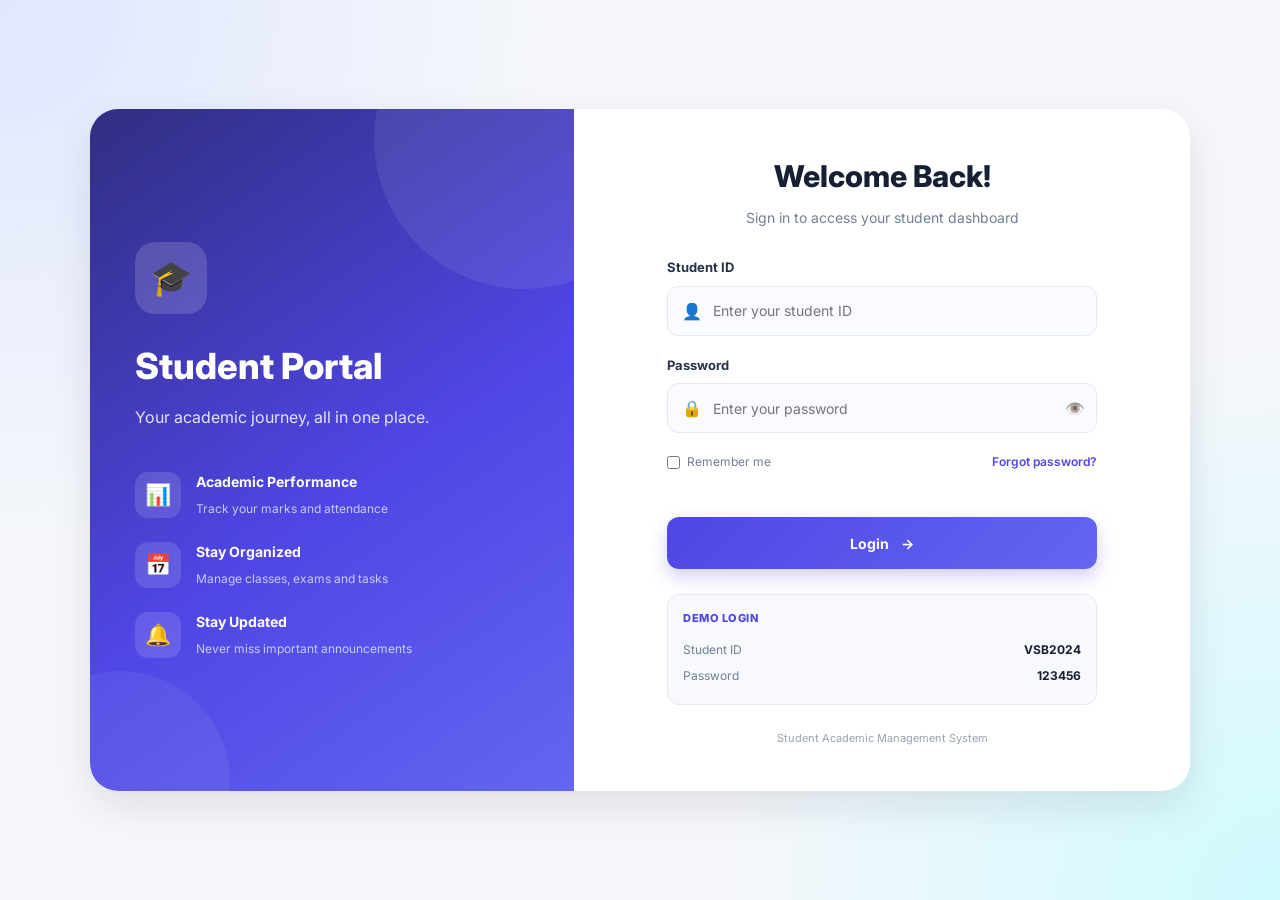
<file: index.html>
<!DOCTYPE html>
<html lang="en">
<head>
    <meta charset="UTF-8">
    <meta name="viewport" content="width=device-width, initial-scale=1.0">

    <title>Student Dashboard</title>

    <link rel="stylesheet" href="style.css">

    <link rel="preconnect" href="https://fonts.googleapis.com">
    <link rel="preconnect" href="https://fonts.gstatic.com" crossorigin>

    <link
        href="https://fonts.googleapis.com/css2?family=Inter:wght@400;500;600;700;800&display=swap"
        rel="stylesheet"
    >
</head>

<body>

<div class="app-container">

    <!-- ==========================================
         SIDEBAR
    =========================================== -->

    <aside class="sidebar" id="sidebar">

        <div class="sidebar-header">

            <div class="portal-logo">
                🎓
            </div>

            <div class="portal-title">
                <h2>Student Portal</h2>
                <span>Academic Management</span>
            </div>

        </div>


        <!-- Student Mini Profile -->

        <div class="sidebar-profile">

            <div class="sidebar-avatar">
                MK
            </div>

            <div class="sidebar-student-info">

                <strong>Mohanapriya K</strong>

                <span>
                    AI & Data Science
                </span>

            </div>

        </div>


        <!-- Navigation -->

        <nav class="sidebar-nav">

            <div class="nav-section-title">
                MAIN MENU
            </div>

            <button
                class="nav-item active"
                data-page="dashboard"
            >
                <span class="nav-icon">🏠</span>
                <span class="nav-text">Dashboard</span>
            </button>


            <button
                class="nav-item"
                data-page="profile"
            >
                <span class="nav-icon">👤</span>
                <span class="nav-text">Profile</span>
            </button>


            <button
                class="nav-item"
                data-page="attendance"
            >
                <span class="nav-icon">📊</span>
                <span class="nav-text">Attendance</span>
            </button>


            <button
                class="nav-item"
                data-page="marks"
            >
                <span class="nav-icon">📈</span>
                <span class="nav-text">Marks</span>
            </button>


            <button
                class="nav-item"
                data-page="assignments"
            >
                <span class="nav-icon">📝</span>
                <span class="nav-text">Assignments</span>
            </button>


            <button
                class="nav-item"
                data-page="exams"
            >
                <span class="nav-icon">🎓</span>
                <span class="nav-text">Exams & Results</span>
            </button>


            <button
                class="nav-item"
                data-page="fees"
            >
                <span class="nav-icon">💳</span>
                <span class="nav-text">Fees & Payments</span>
            </button>


            <div class="nav-section-title">
                ACADEMICS
            </div>


            <button
                class="nav-item"
                data-page="timetable"
            >
                <span class="nav-icon">📅</span>
                <span class="nav-text">Timetable</span>
            </button>


            <button
                class="nav-item"
                data-page="subjects"
            >
                <span class="nav-icon">📚</span>
                <span class="nav-text">Subjects</span>
            </button>


            <button
                class="nav-item"
                data-page="announcements"
            >
                <span class="nav-icon">📢</span>
                <span class="nav-text">Announcements</span>
            </button>


            <button
                class="nav-item"
                data-page="calendar"
            >
                <span class="nav-icon">🗓️</span>
                <span class="nav-text">Academic Calendar</span>
            </button>


            <button
                class="nav-item"
                data-page="documents"
            >
                <span class="nav-icon">📄</span>
                <span class="nav-text">Documents</span>
            </button>


            <div class="nav-section-title">
                ACCOUNT
            </div>


            <button
                class="nav-item"
                data-page="settings"
            >
                <span class="nav-icon">⚙️</span>
                <span class="nav-text">Settings</span>
            </button>


            <button
                class="nav-item logout-nav"
                id="logoutBtn"
            >
                <span class="nav-icon">🚪</span>
                <span class="nav-text">Logout</span>
            </button>

        </nav>


        <!-- Sidebar Bottom -->

        <div class="sidebar-footer">

            <div class="sidebar-help">

                <div class="help-icon">
                    💡
                </div>

                <div>
                    <strong>Need Help?</strong>
                    <span>Contact your department</span>
                </div>

            </div>

        </div>

    </aside>


    <!-- ==========================================
         MOBILE OVERLAY
    =========================================== -->

    <div
        class="sidebar-overlay"
        id="sidebarOverlay"
    ></div>


    <!-- ==========================================
         MAIN AREA
    =========================================== -->

    <main class="main-content">


        <!-- ======================================
             TOPBAR
        ======================================= -->

        <header class="topbar">

            <div class="topbar-left">

                <button
                    class="mobile-menu-btn"
                    id="mobileMenuBtn"
                    aria-label="Open menu"
                >
                    ☰
                </button>


                <div class="page-heading">

                    <span class="page-heading-label">
                        STUDENT PORTAL
                    </span>

                    <h1 id="pageTitle">
                        Dashboard
                    </h1>

                </div>

            </div>


            <div class="topbar-right">


                <!-- Search -->

                <div class="topbar-search">

                    <span>🔍</span>

                    <input
                        type="text"
                        placeholder="Search..."
                        id="globalSearch"
                    >

                </div>


                <!-- Notification -->

                <div class="notification-wrapper">

                    <button
                        class="topbar-icon-btn"
                        id="notificationBtn"
                        aria-label="Notifications"
                    >

                        🔔

                        <span
                            class="notification-badge"
                            id="notificationBadge"
                        >
                            3
                        </span>

                    </button>


                    <div
                        class="notification-panel"
                        id="notificationPanel"
                    >

                        <div class="notification-panel-header">

                            <div>
                                <strong>Notifications</strong>
                                <span>Stay updated</span>
                            </div>

                            <button id="markAllRead">
                                Mark all read
                            </button>

                        </div>


                        <div
                            class="notification-list"
                            id="notificationList"
                        >

                            <div class="notification-item unread">

                                <div class="notification-icon blue">
                                    📢
                                </div>

                                <div>
                                    <strong>Internal Exams</strong>

                                    <p>
                                        Internal examinations begin on
                                        October 8, 2026.
                                    </p>

                                    <small>
                                        2 hours ago
                                    </small>
                                </div>

                            </div>


                            <div class="notification-item unread">

                                <div class="notification-icon green">
                                    📝
                                </div>

                                <div>
                                    <strong>Assignment Reminder</strong>

                                    <p>
                                        Data Warehouse Design is due soon.
                                    </p>

                                    <small>
                                        Yesterday
                                    </small>
                                </div>

                            </div>


                            <div class="notification-item unread">

                                <div class="notification-icon orange">
                                    💳
                                </div>

                                <div>
                                    <strong>Fee Reminder</strong>

                                    <p>
                                        Pending semester fee: ₹25,000.
                                    </p>

                                    <small>
                                        2 days ago
                                    </small>
                                </div>

                            </div>

                        </div>

                    </div>

                </div>


                <!-- Profile -->

                <div class="profile-wrapper">

                    <button
                        class="topbar-profile"
                        id="profileBtn"
                    >

                        <div class="topbar-avatar">
                            MK
                        </div>

                        <div class="topbar-profile-info">

                            <strong>
                                Mohanapriya K
                            </strong>

                            <span>
                                3rd Year • AI & DS
                            </span>

                        </div>

                        <span class="profile-arrow">
                            ▾
                        </span>

                    </button>


                    <div
                        class="profile-dropdown"
                        id="profileDropdown"
                    >

                        <div class="dropdown-profile-header">

                            <div class="dropdown-avatar">
                                MK
                            </div>

                            <div>
                                <strong>Mohanapriya K</strong>
                                <span>VSB2024</span>
                            </div>

                        </div>


                        <button
                            class="dropdown-item"
                            data-page="profile"
                        >
                            <span>👤</span>
                            My Profile
                        </button>


                        <button
                            class="dropdown-item"
                            data-page="settings"
                        >
                            <span>⚙️</span>
                            Settings
                        </button>


                        <div class="dropdown-divider"></div>


                        <button
                            class="dropdown-item dropdown-logout"
                            id="dropdownLogout"
                        >
                            <span>🚪</span>
                            Logout
                        </button>

                    </div>

                </div>

            </div>

        </header>


        <!-- ======================================
             PAGE CONTENT
        ======================================= -->

        <section
            id="pageContent"
            class="page-content"
        >
        </section>


        <!-- ======================================
             FOOTER
        ======================================= -->

        <footer class="main-footer">

            <div>
                © 2026 Student Academic Management System
            </div>

            <div>
                VSB College of Engineering Technical Campus
            </div>

        </footer>

    </main>

</div>


<!-- ==========================================
     SCRIPT
=========================================== -->

<script src="script.js"></script>

</body>
</html>
</file>
<file: style.css>
/* =========================================================
   STUDENT PORTAL - COMPLETE UI STYLESHEET
   Light Professional College Dashboard
========================================================= */


/* =========================================================
   1. RESET & GLOBAL
========================================================= */

* {
    margin: 0;
    padding: 0;
    box-sizing: border-box;
}

html {
    scroll-behavior: smooth;
}

body {
    font-family: "Inter", Arial, sans-serif;
    background: #f5f7fb;
    color: #172033;
    line-height: 1.5;
}

button,
input,
select,
textarea {
    font-family: inherit;
}

button {
    cursor: pointer;
}

a {
    text-decoration: none;
    color: inherit;
}

ul {
    list-style: none;
}


/* =========================================================
   2. ROOT VARIABLES
========================================================= */

:root {

    --primary: #4f46e5;
    --primary-dark: #3730a3;
    --primary-light: #eef2ff;

    --secondary: #06b6d4;
    --success: #10b981;
    --warning: #f59e0b;
    --danger: #ef4444;

    --dark: #172033;
    --text: #263247;
    --muted: #718096;

    --white: #ffffff;

    --background: #f5f7fb;
    --border: #e5e9f2;

    --sidebar: #111827;
    --sidebar-hover: #1f2937;

    --shadow-sm: 0 2px 8px rgba(15, 23, 42, 0.05);
    --shadow: 0 8px 25px rgba(15, 23, 42, 0.07);
    --shadow-lg: 0 15px 40px rgba(15, 23, 42, 0.10);

    --radius-sm: 8px;
    --radius: 14px;
    --radius-lg: 20px;
}


/* =========================================================
   3. LOGIN PAGE
========================================================= */

.login-page {
    min-height: 100vh;
    background:
        radial-gradient(circle at top left, #e0e7ff 0%, transparent 35%),
        radial-gradient(circle at bottom right, #cffafe 0%, transparent 35%),
        #f5f7fb;

    display: flex;
    align-items: center;
    justify-content: center;

    padding: 30px;
}

.login-container {
    width: 100%;
    max-width: 1100px;
    min-height: 650px;

    background: var(--white);

    border-radius: 28px;

    box-shadow: var(--shadow-lg);

    overflow: hidden;

    display: grid;
    grid-template-columns: 44% 56%;
}


/* Left branding */

.login-brand {
    background:
        linear-gradient(
            145deg,
            #312e81,
            #4f46e5 55%,
            #6366f1
        );

    color: white;

    padding: 55px 45px;

    display: flex;
    flex-direction: column;
    justify-content: center;

    position: relative;
    overflow: hidden;
}

.login-brand::before {
    content: "";
    position: absolute;

    width: 300px;
    height: 300px;

    border-radius: 50%;

    background: rgba(255,255,255,0.08);

    top: -120px;
    right: -100px;
}

.login-brand::after {
    content: "";
    position: absolute;

    width: 220px;
    height: 220px;

    border-radius: 50%;

    background: rgba(255,255,255,0.06);

    bottom: -100px;
    left: -80px;
}

.brand-logo {
    width: 72px;
    height: 72px;

    border-radius: 20px;

    background: rgba(255,255,255,0.15);

    display: flex;
    align-items: center;
    justify-content: center;

    font-size: 34px;

    margin-bottom: 25px;

    position: relative;
    z-index: 2;
}

.login-brand h1 {
    font-size: 36px;
    font-weight: 800;

    margin-bottom: 12px;

    position: relative;
    z-index: 2;
}

.brand-subtitle {
    color: rgba(255,255,255,0.85);

    font-size: 16px;

    max-width: 360px;

    margin-bottom: 42px;

    position: relative;
    z-index: 2;
}

.brand-features {
    display: flex;
    flex-direction: column;
    gap: 22px;

    position: relative;
    z-index: 2;
}

.brand-feature {
    display: flex;
    align-items: center;
    gap: 15px;
}

.brand-feature > span {
    width: 46px;
    height: 46px;

    border-radius: 13px;

    background: rgba(255,255,255,0.13);

    display: flex;
    align-items: center;
    justify-content: center;

    font-size: 21px;

    flex-shrink: 0;
}

.brand-feature strong {
    display: block;

    font-size: 14px;

    margin-bottom: 3px;
}

.brand-feature small {
    color: rgba(255,255,255,0.7);

    font-size: 12px;
}


/* Login section */

.login-section {
    display: flex;
    align-items: center;
    justify-content: center;

    padding: 45px;
}

.login-card {
    width: 100%;
    max-width: 430px;
}

.login-header {
    text-align: center;

    margin-bottom: 30px;
}

.mobile-logo {
    display: none;
}

.login-header h2 {
    font-size: 30px;
    font-weight: 800;

    color: var(--dark);

    margin-bottom: 8px;
}

.login-header p {
    color: var(--muted);
    font-size: 14px;
}

.form-group {
    margin-bottom: 20px;
}

.form-group label {
    display: block;

    font-size: 13px;
    font-weight: 700;

    color: var(--text);

    margin-bottom: 8px;
}

.input-wrapper {
    position: relative;
}

.input-wrapper input {
    width: 100%;

    height: 50px;

    border: 1px solid var(--border);

    border-radius: 11px;

    padding: 0 45px;

    outline: none;

    font-size: 14px;

    background: #fafbfe;

    transition: 0.2s;
}

.input-wrapper input:focus {
    border-color: var(--primary);

    background: white;

    box-shadow: 0 0 0 4px rgba(79,70,229,0.09);
}

.input-icon {
    position: absolute;

    left: 15px;
    top: 50%;

    transform: translateY(-50%);

    font-size: 16px;
}

.password-toggle {
    position: absolute;

    right: 12px;
    top: 50%;

    transform: translateY(-50%);

    border: none;
    background: transparent;

    font-size: 16px;

    opacity: 0.65;
}

.login-options {
    display: flex;
    justify-content: space-between;
    align-items: center;

    margin-bottom: 20px;

    font-size: 12px;
}

.remember-option {
    display: flex;
    align-items: center;
    gap: 7px;

    color: var(--muted);

    cursor: pointer;
}

.remember-option input {
    accent-color: var(--primary);
}

.forgot-password {
    color: var(--primary);
    font-weight: 600;
}

.login-error {
    color: var(--danger);

    font-size: 12px;

    min-height: 18px;

    margin-bottom: 8px;

    text-align: center;
}

.login-btn {
    width: 100%;
    height: 52px;

    border: none;
    border-radius: 12px;

    background: linear-gradient(
        135deg,
        var(--primary),
        #6366f1
    );

    color: white;

    font-size: 14px;
    font-weight: 700;

    display: flex;
    justify-content: center;
    align-items: center;
    gap: 12px;

    box-shadow: 0 8px 18px rgba(79,70,229,0.25);

    transition: 0.2s;
}

.login-btn:hover {
    transform: translateY(-2px);

    box-shadow: 0 12px 24px rgba(79,70,229,0.3);
}

.demo-login {
    margin-top: 25px;

    background: #f8f9fd;

    border: 1px solid var(--border);

    border-radius: 12px;

    padding: 15px;
}

.demo-title {
    font-size: 11px;

    color: var(--primary);

    font-weight: 800;

    text-transform: uppercase;

    letter-spacing: 0.5px;

    margin-bottom: 10px;
}

.demo-row {
    display: flex;

    justify-content: space-between;

    font-size: 12px;

    padding: 4px 0;
}

.demo-row span {
    color: var(--muted);
}

.demo-row strong {
    color: var(--dark);
}

.login-footer {
    text-align: center;

    color: #9aa3b2;

    font-size: 11px;

    margin-top: 25px;
}


/* =========================================================
   4. MAIN APP
========================================================= */

.app-container {
    min-height: 100vh;
}


/* =========================================================
   5. SIDEBAR
========================================================= */

.sidebar {
    position: fixed;

    left: 0;
    top: 0;
    bottom: 0;

    width: 270px;

    background: var(--sidebar);

    color: white;

    z-index: 1000;

    display: flex;
    flex-direction: column;

    overflow-y: auto;

    scrollbar-width: thin;
}

.sidebar::-webkit-scrollbar {
    width: 5px;
}

.sidebar::-webkit-scrollbar-thumb {
    background: #374151;
    border-radius: 10px;
}

.sidebar-header {
    min-height: 80px;

    padding: 18px 20px;

    display: flex;
    align-items: center;

    gap: 12px;

    border-bottom: 1px solid rgba(255,255,255,0.06);
}

.portal-logo {
    width: 43px;
    height: 43px;

    border-radius: 12px;

    background: linear-gradient(
        135deg,
        #4f46e5,
        #818cf8
    );

    display: flex;
    align-items: center;
    justify-content: center;

    font-size: 22px;

    flex-shrink: 0;
}

.portal-title h2 {
    font-size: 15px;

    font-weight: 800;

    margin-bottom: 2px;
}

.portal-title span {
    font-size: 9px;

    color: #9ca3af;
}


/* Sidebar profile */

.sidebar-profile {
    margin: 17px 14px;

    padding: 13px;

    border-radius: 13px;

    background: rgba(255,255,255,0.05);

    display: flex;
    align-items: center;

    gap: 11px;
}

.sidebar-avatar {
    width: 40px;
    height: 40px;

    border-radius: 50%;

    background: linear-gradient(
        135deg,
        #818cf8,
        #6366f1
    );

    display: flex;
    align-items: center;
    justify-content: center;

    font-size: 12px;

    font-weight: 800;
}

.sidebar-student-info {
    min-width: 0;
}

.sidebar-student-info strong {
    display: block;

    font-size: 12px;

    white-space: nowrap;
    overflow: hidden;
    text-overflow: ellipsis;
}

.sidebar-student-info span {
    display: block;

    color: #9ca3af;

    font-size: 9px;

    margin-top: 2px;
}


/* Navigation */

.sidebar-nav {
    padding: 5px 12px 15px;

    flex: 1;
}

.nav-section-title {
    color: #6b7280;

    font-size: 9px;

    font-weight: 800;

    letter-spacing: 1px;

    padding: 17px 12px 8px;
}

.nav-item {
    width: 100%;

    border: none;

    background: transparent;

    color: #aeb6c5;

    min-height: 42px;

    padding: 9px 12px;

    border-radius: 9px;

    display: flex;
    align-items: center;

    gap: 12px;

    text-align: left;

    font-size: 12px;

    margin-bottom: 3px;

    transition: 0.2s;
}

.nav-item:hover {
    background: var(--sidebar-hover);

    color: white;
}

.nav-item.active {
    background: linear-gradient(
        90deg,
        rgba(79,70,229,0.95),
        rgba(99,102,241,0.8)
    );

    color: white;

    box-shadow: 0 5px 15px rgba(79,70,229,0.22);
}

.nav-icon {
    width: 20px;

    text-align: center;

    font-size: 15px;
}

.nav-text {
    white-space: nowrap;
}

.logout-nav {
    color: #fca5a5;
}

.logout-nav:hover {
    background: rgba(239,68,68,0.1);

    color: #fca5a5;
}


/* Sidebar footer */

.sidebar-footer {
    padding: 14px;
}

.sidebar-help {
    background: rgba(255,255,255,0.04);

    border: 1px solid rgba(255,255,255,0.05);

    border-radius: 12px;

    padding: 12px;

    display: flex;
    align-items: center;

    gap: 10px;
}

.help-icon {
    width: 34px;
    height: 34px;

    background: rgba(245,158,11,0.1);

    border-radius: 9px;

    display: flex;
    align-items: center;
    justify-content: center;
}

.sidebar-help strong {
    display: block;

    font-size: 10px;
}

.sidebar-help span {
    display: block;

    font-size: 8px;

    color: #6b7280;

    margin-top: 2px;
}


/* =========================================================
   6. MAIN CONTENT
========================================================= */

.main-content {
    margin-left: 270px;

    min-height: 100vh;

    background: var(--background);
}


/* =========================================================
   7. TOPBAR
========================================================= */

.topbar {
    height: 78px;

    background: rgba(255,255,255,0.96);

    border-bottom: 1px solid var(--border);

    padding: 0 30px;

    display: flex;
    align-items: center;

    justify-content: space-between;

    position: sticky;

    top: 0;

    z-index: 500;

    backdrop-filter: blur(10px);
}

.topbar-left {
    display: flex;
    align-items: center;

    gap: 15px;
}

.page-heading-label {
    display: block;

    font-size: 8px;

    color: var(--primary);

    font-weight: 800;

    letter-spacing: 1.3px;

    margin-bottom: 2px;
}

.page-heading h1 {
    font-size: 20px;

    font-weight: 800;

    color: var(--dark);
}

.mobile-menu-btn {
    display: none;

    width: 40px;
    height: 40px;

    border: 1px solid var(--border);

    background: white;

    border-radius: 9px;

    font-size: 20px;
}


/* Topbar right */

.topbar-right {
    display: flex;
    align-items: center;

    gap: 14px;
}

.topbar-search {
    width: 190px;

    height: 39px;

    border: 1px solid var(--border);

    background: #fafbfe;

    border-radius: 9px;

    display: flex;
    align-items: center;

    gap: 8px;

    padding: 0 11px;
}

.topbar-search span {
    font-size: 13px;
}

.topbar-search input {
    width: 100%;

    border: none;

    outline: none;

    background: transparent;

    font-size: 11px;

    color: var(--dark);
}

.topbar-search input::placeholder {
    color: #9ca3af;
}


/* Notification */

.notification-wrapper,
.profile-wrapper {
    position: relative;
}

.topbar-icon-btn {
    width: 39px;
    height: 39px;

    border-radius: 10px;

    border: 1px solid var(--border);

    background: white;

    position: relative;

    font-size: 16px;

    transition: 0.2s;
}

.topbar-icon-btn:hover {
    background: var(--primary-light);
}

.notification-badge {
    position: absolute;

    top: -4px;
    right: -4px;

    min-width: 17px;
    height: 17px;

    padding: 0 4px;

    border-radius: 20px;

    background: var(--danger);

    color: white;

    border: 2px solid white;

    font-size: 8px;

    display: flex;
    align-items: center;
    justify-content: center;
}


/* Profile */

.topbar-profile {
    border: none;

    background: transparent;

    display: flex;
    align-items: center;

    gap: 9px;

    padding: 4px;
}

.topbar-avatar,
.dropdown-avatar {
    display: flex;
    align-items: center;
    justify-content: center;

    border-radius: 50%;

    background: linear-gradient(
        135deg,
        #6366f1,
        #818cf8
    );

    color: white;

    font-weight: 800;
}

.topbar-avatar {
    width: 37px;
    height: 37px;

    font-size: 11px;
}

.topbar-profile-info {
    text-align: left;
}

.topbar-profile-info strong {
    display: block;

    font-size: 10px;

    color: var(--dark);
}

.topbar-profile-info span {
    display: block;

    font-size: 8px;

    color: var(--muted);

    margin-top: 1px;
}

.profile-arrow {
    color: #8b95a5;

    font-size: 13px;
}


/* =========================================================
   8. DROPDOWNS
========================================================= */

.notification-panel,
.profile-dropdown {
    position: absolute;

    right: 0;

    top: calc(100% + 12px);

    width: 330px;

    background: white;

    border: 1px solid var(--border);

    border-radius: 15px;

    box-shadow: var(--shadow-lg);

    display: none;

    z-index: 2000;

    overflow: hidden;
}

.notification-panel.show,
.profile-dropdown.show {
    display: block;

    animation: dropdownIn 0.18s ease;
}

@keyframes dropdownIn {
    from {
        opacity: 0;
        transform: translateY(-6px);
    }

    to {
        opacity: 1;
        transform: translateY(0);
    }
}

.notification-panel-header {
    padding: 15px;

    display: flex;

    align-items: center;

    justify-content: space-between;

    border-bottom: 1px solid var(--border);
}

.notification-panel-header strong {
    display: block;

    font-size: 13px;
}

.notification-panel-header span {
    display: block;

    color: var(--muted);

    font-size: 9px;
}

.notification-panel-header button {
    border: none;

    background: transparent;

    color: var(--primary);

    font-size: 9px;

    font-weight: 700;
}

.notification-item {
    padding: 13px 15px;

    display: flex;

    gap: 10px;

    border-bottom: 1px solid #f0f2f6;
}

.notification-item:last-child {
    border-bottom: none;
}

.notification-item.unread {
    background: #fafbff;
}

.notification-icon {
    width: 32px;
    height: 32px;

    flex-shrink: 0;

    border-radius: 9px;

    display: flex;
    align-items: center;
    justify-content: center;

    font-size: 13px;
}

.notification-icon.blue {
    background: #eef2ff;
}

.notification-icon.green {
    background: #ecfdf5;
}

.notification-icon.orange {
    background: #fff7ed;
}

.notification-item strong {
    display: block;

    font-size: 10px;

    margin-bottom: 2px;
}

.notification-item p {
    font-size: 9px;

    color: var(--muted);

    line-height: 1.4;
}

.notification-item small {
    display: block;

    font-size: 8px;

    color: #a0a8b5;

    margin-top: 3px;
}


/* Profile dropdown */

.profile-dropdown {
    width: 220px;

    padding: 7px;
}

.dropdown-profile-header {
    padding: 10px;

    display: flex;
    align-items: center;

    gap: 10px;

    border-bottom: 1px solid var(--border);

    margin-bottom: 5px;
}

.dropdown-avatar {
    width: 38px;
    height: 38px;

    font-size: 10px;
}

.dropdown-profile-header strong {
    display: block;

    font-size: 11px;
}

.dropdown-profile-header span {
    display: block;

    font-size: 8px;

    color: var(--muted);

    margin-top: 2px;
}

.dropdown-item {
    width: 100%;

    border: none;

    background: transparent;

    padding: 10px;

    border-radius: 8px;

    display: flex;
    align-items: center;

    gap: 10px;

    text-align: left;

    font-size: 10px;

    color: var(--text);
}

.dropdown-item:hover {
    background: #f5f7fb;
}

.dropdown-logout {
    color: var(--danger);
}

.dropdown-divider {
    height: 1px;

    background: var(--border);

    margin: 5px 0;
}


/* =========================================================
   9. PAGE CONTENT
========================================================= */

.page-content {
    padding: 28px 30px 10px;

    min-height: calc(100vh - 120px);
}


/* =========================================================
   10. COMMON CARDS
========================================================= */

.card {
    background: white;

    border: 1px solid var(--border);

    border-radius: var(--radius);

    box-shadow: var(--shadow-sm);

    padding: 20px;
}

.card:hover {
    box-shadow: var(--shadow);
}

.section-card {
    background: white;

    border: 1px solid var(--border);

    border-radius: var(--radius);

    padding: 20px;

    margin-bottom: 20px;
}

.card-header {
    display: flex;

    align-items: center;

    justify-content: space-between;

    gap: 15px;

    margin-bottom: 18px;
}

.card-header h3 {
    font-size: 15px;

    font-weight: 800;

    color: var(--dark);
}

.card-header p {
    font-size: 10px;

    color: var(--muted);

    margin-top: 3px;
}

.card-action {
    border: none;

    background: var(--primary-light);

    color: var(--primary);

    border-radius: 7px;

    padding: 7px 10px;

    font-size: 9px;

    font-weight: 700;
}


/* =========================================================
   11. DASHBOARD WELCOME
========================================================= */

.welcome-banner {
    background:
        linear-gradient(
            120deg,
            #3730a3,
            #4f46e5 55%,
            #6366f1
        );

    color: white;

    border-radius: 18px;

    padding: 25px 28px;

    position: relative;

    overflow: hidden;

    margin-bottom: 22px;

    box-shadow: 0 12px 30px rgba(79,70,229,0.2);
}

.welcome-banner::after {
    content: "";

    position: absolute;

    width: 190px;
    height: 190px;

    border-radius: 50%;

    right: -65px;
    top: -75px;

    background: rgba(255,255,255,0.08);
}

.welcome-banner::before {
    content: "";

    position: absolute;

    width: 110px;
    height: 110px;

    border-radius: 50%;

    right: 130px;
    bottom: -70px;

    background: rgba(255,255,255,0.06);
}

.welcome-banner h2 {
    font-size: 22px;

    font-weight: 800;

    margin-bottom: 5px;

    position: relative;

    z-index: 2;
}

.welcome-banner p {
    color: rgba(255,255,255,0.8);

    font-size: 11px;

    position: relative;

    z-index: 2;
}

.welcome-date {
    margin-top: 14px;

    display: inline-flex;

    padding: 6px 10px;

    border-radius: 7px;

    background: rgba(255,255,255,0.12);

    font-size: 9px;

    position: relative;

    z-index: 2;
}


/* =========================================================
   12. STAT CARDS
========================================================= */

.stats-grid {
    display: grid;

    grid-template-columns: repeat(4, 1fr);

    gap: 15px;

    margin-bottom: 22px;
}

.stat-card {
    background: white;

    border: 1px solid var(--border);

    border-radius: 15px;

    padding: 17px;

    box-shadow: var(--shadow-sm);

    position: relative;

    overflow: hidden;
}

.stat-card::after {
    content: "";

    position: absolute;

    width: 65px;
    height: 65px;

    border-radius: 50%;

    right: -28px;
    top: -28px;

    background: rgba(79,70,229,0.04);
}

.stat-top {
    display: flex;

    justify-content: space-between;

    align-items: center;

    margin-bottom: 12px;
}

.stat-icon {
    width: 38px;
    height: 38px;

    border-radius: 10px;

    display: flex;
    align-items: center;
    justify-content: center;

    font-size: 17px;
}

.stat-icon.blue {
    background: #eef2ff;
}

.stat-icon.green {
    background: #ecfdf5;
}

.stat-icon.orange {
    background: #fff7ed;
}

.stat-icon.purple {
    background: #f5f3ff;
}

.stat-label {
    color: var(--muted);

    font-size: 9px;

    font-weight: 600;
}

.stat-value {
    color: var(--dark);

    font-size: 23px;

    font-weight: 800;

    margin-bottom: 3px;
}

.stat-description {
    color: #9aa3b2;

    font-size: 8px;
}


/* =========================================================
   13. DASHBOARD GRID
========================================================= */

.dashboard-grid {
    display: grid;

    grid-template-columns: 1.5fr 1fr;

    gap: 18px;

    margin-bottom: 20px;
}


/* =========================================================
   14. QUICK ACCESS
========================================================= */

.quick-access-grid {
    display: grid;

    grid-template-columns: repeat(4, 1fr);

    gap: 10px;
}

.quick-access-item {
    border: 1px solid var(--border);

    border-radius: 11px;

    padding: 14px 10px;

    background: #fafbfe;

    text-align: center;

    cursor: pointer;

    transition: 0.2s;
}

.quick-access-item:hover {
    border-color: #c7d2fe;

    background: var(--primary-light);

    transform: translateY(-2px);
}

.quick-access-item .quick-icon {
    width: 35px;
    height: 35px;

    margin: 0 auto 8px;

    border-radius: 9px;

    background: white;

    display: flex;
    align-items: center;
    justify-content: center;

    font-size: 15px;

    box-shadow: var(--shadow-sm);
}

.quick-access-item strong {
    display: block;

    font-size: 9px;

    color: var(--text);
}

.quick-access-item span {
    display: block;

    font-size: 8px;

    color: var(--muted);

    margin-top: 2px;
}


/* =========================================================
   15. TABLES
========================================================= */

.table-wrapper {
    width: 100%;

    overflow-x: auto;
}

.data-table {
    width: 100%;

    border-collapse: collapse;

    min-width: 650px;
}

.data-table th {
    background: #f8f9fc;

    color: #6b7280;

    font-size: 9px;

    text-transform: uppercase;

    letter-spacing: 0.4px;

    font-weight: 800;

    text-align: left;

    padding: 11px 12px;

    border-bottom: 1px solid var(--border);
}

.data-table td {
    padding: 13px 12px;

    border-bottom: 1px solid #f0f2f6;

    font-size: 10px;

    color: var(--text);
}

.data-table tr:last-child td {
    border-bottom: none;
}

.data-table tbody tr:hover {
    background: #fafbff;
}

.subject-name {
    font-weight: 700;

    color: var(--dark);
}

.teacher-name {
    color: var(--muted);

    font-size: 9px;

    margin-top: 2px;
}


/* =========================================================
   16. BADGES
========================================================= */

.badge {
    display: inline-flex;

    align-items: center;

    justify-content: center;

    padding: 5px 8px;

    border-radius: 20px;

    font-size: 8px;

    font-weight: 800;
}

.badge-success {
    color: #047857;

    background: #ecfdf5;
}

.badge-warning {
    color: #b45309;

    background: #fffbeb;
}

.badge-danger {
    color: #b91c1c;

    background: #fef2f2;
}

.badge-primary {
    color: #4338ca;

    background: #eef2ff;
}

.badge-gray {
    color: #4b5563;

    background: #f3f4f6;
}


/* =========================================================
   17. PROGRESS BAR
========================================================= */

.progress-wrapper {
    width: 100%;
}

.progress-info {
    display: flex;

    justify-content: space-between;

    margin-bottom: 5px;

    font-size: 9px;
}

.progress-info strong {
    color: var(--dark);
}

.progress-info span {
    color: var(--muted);
}

.progress-bar {
    width: 100%;

    height: 7px;

    background: #edf0f5;

    border-radius: 20px;

    overflow: hidden;
}

.progress-fill {
    height: 100%;

    border-radius: inherit;

    background: linear-gradient(
        90deg,
        var(--primary),
        #818cf8
    );
}


/* =========================================================
   18. ATTENDANCE
========================================================= */

.attendance-overview {
    display: grid;

    grid-template-columns: 250px 1fr;

    gap: 20px;

    margin-bottom: 20px;
}

.attendance-circle-card {
    display: flex;

    flex-direction: column;

    align-items: center;

    justify-content: center;

    text-align: center;
}

.attendance-circle {
    width: 145px;
    height: 145px;

    border-radius: 50%;

    background:
        conic-gradient(
            var(--primary) 88.3%,
            #edf0f5 88.3%
        );

    display: flex;
    align-items: center;
    justify-content: center;

    position: relative;

    margin: 8px auto 15px;
}

.attendance-circle::before {
    content: "";

    position: absolute;

    inset: 12px;

    border-radius: 50%;

    background: white;
}

.attendance-circle span {
    position: relative;

    z-index: 2;

    font-size: 25px;

    font-weight: 800;

    color: var(--dark);
}

.attendance-circle-card p {
    color: var(--muted);

    font-size: 10px;
}


/* =========================================================
   19. MARKS
========================================================= */

.marks-summary {
    display: grid;

    grid-template-columns: repeat(3, 1fr);

    gap: 14px;

    margin-bottom: 20px;
}

.marks-summary-card {
    background: white;

    border: 1px solid var(--border);

    border-radius: 13px;

    padding: 17px;
}

.marks-summary-card span {
    display: block;

    color: var(--muted);

    font-size: 9px;

    margin-bottom: 5px;
}

.marks-summary-card strong {
    font-size: 22px;

    color: var(--dark);
}


/* Chart */

.chart-card {
    min-height: 300px;
}

.chart-container {
    height: 220px;

    display: flex;
    align-items: flex-end;

    gap: 16px;

    padding: 15px 10px 0;

    border-bottom: 1px solid var(--border);
}

.chart-column {
    flex: 1;

    height: 100%;

    display: flex;

    align-items: flex-end;

    justify-content: center;

    position: relative;
}

.chart-bar {
    width: min(40px, 75%);

    background: linear-gradient(
        180deg,
        #6366f1,
        #4f46e5
    );

    border-radius: 7px 7px 0 0;

    position: relative;

    min-height: 8px;

    transition: 0.3s;
}

.chart-bar:hover {
    opacity: 0.8;
}

.chart-value {
    position: absolute;

    top: -18px;

    left: 50%;

    transform: translateX(-50%);

    font-size: 8px;

    font-weight: 800;

    color: var(--dark);

    white-space: nowrap;
}

.chart-label {
    position: absolute;

    bottom: -25px;

    width: 100%;

    text-align: center;

    font-size: 7px;

    color: var(--muted);

    white-space: nowrap;

    overflow: hidden;

    text-overflow: ellipsis;
}


/* =========================================================
   20. ASSIGNMENTS
========================================================= */

.assignment-grid {
    display: grid;

    grid-template-columns: repeat(2, 1fr);

    gap: 15px;
}

.assignment-card {
    background: white;

    border: 1px solid var(--border);

    border-radius: 14px;

    padding: 18px;

    transition: 0.2s;
}

.assignment-card:hover {
    transform: translateY(-2px);

    box-shadow: var(--shadow);
}

.assignment-top {
    display: flex;

    justify-content: space-between;

    gap: 10px;

    margin-bottom: 10px;
}

.assignment-card h3 {
    font-size: 13px;

    color: var(--dark);

    margin-bottom: 3px;
}

.assignment-subject {
    color: var(--primary);

    font-size: 9px;

    font-weight: 700;
}

.assignment-description {
    color: var(--muted);

    font-size: 9px;

    margin-bottom: 15px;

    line-height: 1.5;
}

.assignment-bottom {
    border-top: 1px solid var(--border);

    padding-top: 12px;

    display: flex;

    justify-content: space-between;

    align-items: center;
}

.assignment-date {
    font-size: 9px;

    color: var(--muted);
}

.assignment-marks {
    font-size: 9px;

    font-weight: 700;

    color: var(--dark);
}


/* =========================================================
   21. FILTER BUTTONS
========================================================= */

.filter-row {
    display: flex;

    flex-wrap: wrap;

    gap: 8px;

    margin-bottom: 18px;
}

.filter-btn {
    border: 1px solid var(--border);

    background: white;

    color: var(--muted);

    border-radius: 8px;

    padding: 7px 12px;

    font-size: 9px;

    font-weight: 600;
}

.filter-btn:hover {
    border-color: #c7d2fe;

    color: var(--primary);
}

.filter-btn.active {
    background: var(--primary);

    color: white;

    border-color: var(--primary);
}


/* =========================================================
   22. EXAMS
========================================================= */

.exam-grid {
    display: grid;

    grid-template-columns: repeat(2, 1fr);

    gap: 15px;
}

.exam-card {
    background: white;

    border: 1px solid var(--border);

    border-radius: 14px;

    padding: 18px;
}

.exam-card-top {
    display: flex;

    justify-content: space-between;

    align-items: flex-start;

    margin-bottom: 13px;
}

.exam-card h3 {
    font-size: 13px;

    margin-bottom: 4px;
}

.exam-card .exam-type {
    color: var(--primary);

    font-size: 9px;

    font-weight: 700;
}

.exam-detail {
    display: flex;

    gap: 9px;

    align-items: center;

    font-size: 9px;

    color: var(--muted);

    margin: 7px 0;
}

.exam-detail span:first-child {
    width: 18px;

    text-align: center;
}


/* =========================================================
   23. FEES
========================================================= */

.fee-summary {
    display: grid;

    grid-template-columns: repeat(3, 1fr);

    gap: 15px;

    margin-bottom: 20px;
}

.fee-card {
    background: white;

    border: 1px solid var(--border);

    border-radius: 14px;

    padding: 18px;
}

.fee-card span {
    display: block;

    color: var(--muted);

    font-size: 9px;

    margin-bottom: 6px;
}

.fee-card strong {
    display: block;

    color: var(--dark);

    font-size: 21px;

    margin-bottom: 4px;
}

.fee-card small {
    color: #9aa3b2;

    font-size: 8px;
}

.fee-paid {
    border-left: 4px solid var(--success);
}

.fee-pending {
    border-left: 4px solid var(--warning);
}

.fee-total {
    border-left: 4px solid var(--primary);
}

.payment-btn {
    border: none;

    background: var(--primary);

    color: white;

    border-radius: 8px;

    padding: 8px 12px;

    font-size: 9px;

    font-weight: 700;
}

.payment-btn:hover {
    background: var(--primary-dark);
}


/* =========================================================
   24. PROFILE
========================================================= */

.profile-header-card {
    background:
        linear-gradient(
            120deg,
            #3730a3,
            #4f46e5
        );

    color: white;

    border-radius: 17px;

    padding: 25px;

    display: flex;

    align-items: center;

    gap: 18px;

    margin-bottom: 20px;
}

.profile-large-avatar {
    width: 75px;
    height: 75px;

    border-radius: 50%;

    background: rgba(255,255,255,0.16);

    border: 3px solid rgba(255,255,255,0.25);

    display: flex;
    align-items: center;
    justify-content: center;

    font-size: 20px;

    font-weight: 800;
}

.profile-header-info h2 {
    font-size: 21px;

    margin-bottom: 4px;
}

.profile-header-info p {
    color: rgba(255,255,255,0.75);

    font-size: 10px;
}

.profile-info-grid {
    display: grid;

    grid-template-columns: repeat(2, 1fr);

    gap: 14px;
}

.profile-info-item {
    background: #fafbfe;

    border: 1px solid var(--border);

    border-radius: 11px;

    padding: 14px;
}

.profile-info-item span {
    display: block;

    font-size: 8px;

    color: var(--muted);

    margin-bottom: 4px;
}

.profile-info-item strong {
    font-size: 11px;

    color: var(--dark);
}


/* =========================================================
   25. TIMETABLE
========================================================= */

.timetable-wrapper {
    overflow-x: auto;
}

.timetable {
    width: 100%;

    min-width: 800px;

    border-collapse: separate;

    border-spacing: 5px;
}

.timetable th {
    background: #f1f3f9;

    padding: 11px;

    border-radius: 8px;

    font-size: 9px;

    color: var(--text);
}

.timetable td {
    background: white;

    border: 1px solid var(--border);

    border-radius: 8px;

    padding: 12px 8px;

    text-align: center;

    font-size: 8px;

    color: var(--muted);

    min-width: 110px;
}

.timetable .subject-cell {
    color: var(--dark);

    font-weight: 700;

    background: #fafbff;
}

.timetable .time-cell {
    background: var(--primary-light);

    color: var(--primary);

    font-weight: 800;

    min-width: 90px;
}


/* =========================================================
   26. SUBJECTS
========================================================= */

.subject-grid {
    display: grid;

    grid-template-columns: repeat(3, 1fr);

    gap: 15px;
}

.subject-card {
    background: white;

    border: 1px solid var(--border);

    border-radius: 14px;

    padding: 18px;

    transition: 0.2s;
}

.subject-card:hover {
    transform: translateY(-3px);

    box-shadow: var(--shadow);
}

.subject-card-icon {
    width: 42px;
    height: 42px;

    border-radius: 11px;

    background: var(--primary-light);

    display: flex;
    align-items: center;
    justify-content: center;

    font-size: 18px;

    margin-bottom: 12px;
}

.subject-card h3 {
    font-size: 12px;

    color: var(--dark);

    margin-bottom: 4px;
}

.subject-card p {
    color: var(--muted);

    font-size: 9px;

    margin-bottom: 13px;
}


/* =========================================================
   27. ANNOUNCEMENTS
========================================================= */

.announcement-list {
    display: flex;

    flex-direction: column;

    gap: 12px;
}

.announcement-card {
    background: white;

    border: 1px solid var(--border);

    border-radius: 13px;

    padding: 17px;

    display: flex;

    gap: 13px;
}

.announcement-icon {
    width: 42px;
    height: 42px;

    border-radius: 11px;

    background: var(--primary-light);

    display: flex;
    align-items: center;
    justify-content: center;

    flex-shrink: 0;

    font-size: 17px;
}

.announcement-content h3 {
    font-size: 12px;

    margin-bottom: 4px;
}

.announcement-content p {
    color: var(--muted);

    font-size: 9px;

    line-height: 1.5;
}

.announcement-meta {
    margin-top: 8px;

    font-size: 8px;

    color: #9aa3b2;
}


/* =========================================================
   28. CALENDAR
========================================================= */

.calendar-grid {
    display: grid;

    grid-template-columns: repeat(3, 1fr);

    gap: 13px;
}

.calendar-event {
    background: white;

    border: 1px solid var(--border);

    border-radius: 13px;

    padding: 16px;
}

.calendar-date {
    width: 48px;
    height: 48px;

    border-radius: 10px;

    background: var(--primary-light);

    color: var(--primary);

    display: flex;
    flex-direction: column;

    align-items: center;
    justify-content: center;

    margin-bottom: 12px;
}

.calendar-date strong {
    font-size: 15px;

    line-height: 1;
}

.calendar-date span {
    font-size: 7px;

    font-weight: 800;

    text-transform: uppercase;
}

.calendar-event h3 {
    font-size: 11px;

    margin-bottom: 4px;
}

.calendar-event p {
    color: var(--muted);

    font-size: 9px;
}


/* =========================================================
   29. DOCUMENTS
========================================================= */

.documents-grid {
    display: grid;

    grid-template-columns: repeat(3, 1fr);

    gap: 14px;
}

.document-card {
    background: white;

    border: 1px solid var(--border);

    border-radius: 13px;

    padding: 17px;

    text-align: center;
}

.document-icon {
    width: 48px;
    height: 48px;

    margin: 0 auto 12px;

    border-radius: 12px;

    background: #fef2f2;

    display: flex;
    align-items: center;
    justify-content: center;

    font-size: 20px;
}

.document-card h3 {
    font-size: 11px;

    margin-bottom: 4px;
}

.document-card p {
    color: var(--muted);

    font-size: 8px;

    margin-bottom: 12px;
}

.document-btn {
    border: 1px solid #c7d2fe;

    background: var(--primary-light);

    color: var(--primary);

    border-radius: 7px;

    padding: 6px 10px;

    font-size: 8px;

    font-weight: 700;
}


/* =========================================================
   30. SETTINGS
========================================================= */

.settings-list {
    display: flex;

    flex-direction: column;

    gap: 1px;

    background: var(--border);

    border: 1px solid var(--border);

    border-radius: 13px;

    overflow: hidden;
}

.setting-item {
    background: white;

    padding: 17px;

    display: flex;

    justify-content: space-between;

    align-items: center;

    gap: 15px;
}

.setting-info {
    display: flex;

    align-items: center;

    gap: 12px;
}

.setting-icon {
    width: 38px;
    height: 38px;

    border-radius: 10px;

    background: var(--primary-light);

    display: flex;
    align-items: center;
    justify-content: center;

    font-size: 15px;
}

.setting-info strong {
    display: block;

    font-size: 11px;

    margin-bottom: 2px;
}

.setting-info span {
    display: block;

    color: var(--muted);

    font-size: 8px;
}


/* Toggle */

.toggle {
    width: 40px;
    height: 22px;

    border-radius: 20px;

    background: #d1d5db;

    position: relative;

    border: none;

    transition: 0.2s;

    flex-shrink: 0;
}

.toggle::after {
    content: "";

    position: absolute;

    width: 16px;
    height: 16px;

    background: white;

    border-radius: 50%;

    left: 3px;
    top: 3px;

    transition: 0.2s;

    box-shadow: 0 1px 3px rgba(0,0,0,0.15);
}

.toggle.active {
    background: var(--primary);
}

.toggle.active::after {
    left: 21px;
}


/* =========================================================
   31. EMPTY STATE
========================================================= */

.empty-state {
    text-align: center;

    padding: 45px 20px;

    color: var(--muted);
}

.empty-state-icon {
    font-size: 35px;

    margin-bottom: 10px;
}

.empty-state h3 {
    color: var(--dark);

    font-size: 14px;

    margin-bottom: 5px;
}

.empty-state p {
    font-size: 10px;
}


/* =========================================================
   32. BUTTONS
========================================================= */

.btn {
    border: none;

    border-radius: 8px;

    padding: 8px 13px;

    font-size: 9px;

    font-weight: 700;
}

.btn-primary {
    background: var(--primary);

    color: white;
}

.btn-primary:hover {
    background: var(--primary-dark);
}

.btn-outline {
    border: 1px solid var(--border);

    background: white;

    color: var(--text);
}

.btn-outline:hover {
    border-color: #c7d2fe;

    color: var(--primary);
}


/* =========================================================
   33. FOOTER
========================================================= */

.main-footer {
    padding: 18px 30px;

    display: flex;

    justify-content: space-between;

    align-items: center;

    border-top: 1px solid var(--border);

    color: #9aa3b2;

    font-size: 8px;

    background: white;
}


/* =========================================================
   34. SIDEBAR OVERLAY
========================================================= */

.sidebar-overlay {
    display: none;
}


/* =========================================================
   35. RESPONSIVE - TABLET
========================================================= */

@media (max-width: 1100px) {

    .sidebar {
        width: 235px;
    }

    .main-content {
        margin-left: 235px;
    }

    .stats-grid {
        grid-template-columns: repeat(2, 1fr);
    }

    .subject-grid {
        grid-template-columns: repeat(2, 1fr);
    }

    .calendar-grid,
    .documents-grid {
        grid-template-columns: repeat(2, 1fr);
    }

    .dashboard-grid {
        grid-template-columns: 1fr;
    }

    .topbar-search {
        width: 150px;
    }
}


/* =========================================================
   36. RESPONSIVE - MOBILE
========================================================= */

@media (max-width: 800px) {

    .sidebar {
        transform: translateX(-100%);

        transition: transform 0.25s ease;

        width: 270px;
    }

    .sidebar.open {
        transform: translateX(0);
    }

    .main-content {
        margin-left: 0;
    }

    .mobile-menu-btn {
        display: flex;

        align-items: center;
        justify-content: center;
    }

    .sidebar-overlay {
        position: fixed;

        inset: 0;

        background: rgba(15,23,42,0.45);

        z-index: 900;
    }

    .sidebar-overlay.show {
        display: block;
    }

    .topbar {
        padding: 0 16px;

        height: 68px;
    }

    .topbar-search {
        display: none;
    }

    .topbar-profile-info,
    .profile-arrow {
        display: none;
    }

    .page-heading h1 {
        font-size: 17px;
    }

    .page-heading-label {
        font-size: 7px;
    }

    .page-content {
        padding: 18px 15px;
    }

    .stats-grid {
        grid-template-columns: repeat(2, 1fr);

        gap: 10px;
    }

    .stat-card {
        padding: 14px;
    }

    .stat-value {
        font-size: 19px;
    }

    .quick-access-grid {
        grid-template-columns: repeat(2, 1fr);
    }

    .attendance-overview {
        grid-template-columns: 1fr;
    }

    .assignment-grid,
    .exam-grid {
        grid-template-columns: 1fr;
    }

    .marks-summary,
    .fee-summary {
        grid-template-columns: 1fr;
    }

    .subject-grid,
    .calendar-grid,
    .documents-grid {
        grid-template-columns: 1fr;
    }

    .profile-info-grid {
        grid-template-columns: 1fr;
    }

    .profile-header-card {
        padding: 18px;

        flex-direction: column;

        text-align: center;
    }

    .main-footer {
        padding: 15px;

        flex-direction: column;

        gap: 5px;

        text-align: center;
    }

    .notification-panel {
        position: fixed;

        top: 68px;

        left: 10px;
        right: 10px;

        width: auto;
    }

    .profile-dropdown {
        right: 0;
    }
}


/* =========================================================
   37. RESPONSIVE - SMALL MOBILE
========================================================= */

@media (max-width: 480px) {

    .login-page {
        padding: 15px;
    }

    .login-container {
        display: block;

        min-height: auto;

        border-radius: 20px;
    }

    .login-brand {
        display: none;
    }

    .login-section {
        padding: 35px 22px;
    }

    .mobile-logo {
        display: flex;

        width: 55px;
        height: 55px;

        margin: 0 auto 15px;

        border-radius: 16px;

        align-items: center;
        justify-content: center;

        background: var(--primary-light);

        font-size: 25px;
    }

    .login-header h2 {
        font-size: 24px;
    }

    .topbar-right {
        gap: 7px;
    }

    .topbar-icon-btn,
    .topbar-avatar {
        width: 35px;
        height: 35px;
    }

    .stats-grid {
        grid-template-columns: 1fr 1fr;
    }

    .welcome-banner {
        padding: 20px;
    }

    .welcome-banner h2 {
        font-size: 18px;
    }

    .card,
    .section-card {
        padding: 15px;
    }

    .card-header {
        align-items: flex-start;
    }

    .chart-container {
        gap: 8px;
    }

    .chart-bar {
        width: 25px;
    }

    .profile-large-avatar {
        width: 65px;
        height: 65px;
    }
}


/* =========================================================
   38. PRINT
========================================================= */

@media print {

    .sidebar,
    .topbar,
    .main-footer,
    .mobile-menu-btn {
        display: none !important;
    }

    .main-content {
        margin-left: 0;
    }

    .page-content {
        padding: 0;
    }

    body {
        background: white;
    }
}
</file>
<file: Dashboard/style.css>
/* =========================================================
   STUDENT PORTAL - COMPLETE UI STYLESHEET
   Light Professional College Dashboard
========================================================= */


/* =========================================================
   1. RESET & GLOBAL
========================================================= */

* {
    margin: 0;
    padding: 0;
    box-sizing: border-box;
}

html {
    scroll-behavior: smooth;
}

body {
    font-family: "Inter", Arial, sans-serif;
    background: #f5f7fb;
    color: #172033;
    line-height: 1.5;
}

button,
input,
select,
textarea {
    font-family: inherit;
}

button {
    cursor: pointer;
}

a {
    text-decoration: none;
    color: inherit;
}

ul {
    list-style: none;
}


/* =========================================================
   2. ROOT VARIABLES
========================================================= */

:root {

    --primary: #4f46e5;
    --primary-dark: #3730a3;
    --primary-light: #eef2ff;

    --secondary: #06b6d4;
    --success: #10b981;
    --warning: #f59e0b;
    --danger: #ef4444;

    --dark: #172033;
    --text: #263247;
    --muted: #718096;

    --white: #ffffff;

    --background: #f5f7fb;
    --border: #e5e9f2;

    --sidebar: #111827;
    --sidebar-hover: #1f2937;

    --shadow-sm: 0 2px 8px rgba(15, 23, 42, 0.05);
    --shadow: 0 8px 25px rgba(15, 23, 42, 0.07);
    --shadow-lg: 0 15px 40px rgba(15, 23, 42, 0.10);

    --radius-sm: 8px;
    --radius: 14px;
    --radius-lg: 20px;
}


/* =========================================================
   3. LOGIN PAGE
========================================================= */

.login-page {
    min-height: 100vh;
    background:
        radial-gradient(circle at top left, #e0e7ff 0%, transparent 35%),
        radial-gradient(circle at bottom right, #cffafe 0%, transparent 35%),
        #f5f7fb;

    display: flex;
    align-items: center;
    justify-content: center;

    padding: 30px;
}

.login-container {
    width: 100%;
    max-width: 1100px;
    min-height: 650px;

    background: var(--white);

    border-radius: 28px;

    box-shadow: var(--shadow-lg);

    overflow: hidden;

    display: grid;
    grid-template-columns: 44% 56%;
}


/* Left branding */

.login-brand {
    background:
        linear-gradient(
            145deg,
            #312e81,
            #4f46e5 55%,
            #6366f1
        );

    color: white;

    padding: 55px 45px;

    display: flex;
    flex-direction: column;
    justify-content: center;

    position: relative;
    overflow: hidden;
}

.login-brand::before {
    content: "";
    position: absolute;

    width: 300px;
    height: 300px;

    border-radius: 50%;

    background: rgba(255,255,255,0.08);

    top: -120px;
    right: -100px;
}

.login-brand::after {
    content: "";
    position: absolute;

    width: 220px;
    height: 220px;

    border-radius: 50%;

    background: rgba(255,255,255,0.06);

    bottom: -100px;
    left: -80px;
}

.brand-logo {
    width: 72px;
    height: 72px;

    border-radius: 20px;

    background: rgba(255,255,255,0.15);

    display: flex;
    align-items: center;
    justify-content: center;

    font-size: 34px;

    margin-bottom: 25px;

    position: relative;
    z-index: 2;
}

.login-brand h1 {
    font-size: 36px;
    font-weight: 800;

    margin-bottom: 12px;

    position: relative;
    z-index: 2;
}

.brand-subtitle {
    color: rgba(255,255,255,0.85);

    font-size: 16px;

    max-width: 360px;

    margin-bottom: 42px;

    position: relative;
    z-index: 2;
}

.brand-features {
    display: flex;
    flex-direction: column;
    gap: 22px;

    position: relative;
    z-index: 2;
}

.brand-feature {
    display: flex;
    align-items: center;
    gap: 15px;
}

.brand-feature > span {
    width: 46px;
    height: 46px;

    border-radius: 13px;

    background: rgba(255,255,255,0.13);

    display: flex;
    align-items: center;
    justify-content: center;

    font-size: 21px;

    flex-shrink: 0;
}

.brand-feature strong {
    display: block;

    font-size: 14px;

    margin-bottom: 3px;
}

.brand-feature small {
    color: rgba(255,255,255,0.7);

    font-size: 12px;
}


/* Login section */

.login-section {
    display: flex;
    align-items: center;
    justify-content: center;

    padding: 45px;
}

.login-card {
    width: 100%;
    max-width: 430px;
}

.login-header {
    text-align: center;

    margin-bottom: 30px;
}

.mobile-logo {
    display: none;
}

.login-header h2 {
    font-size: 30px;
    font-weight: 800;

    color: var(--dark);

    margin-bottom: 8px;
}

.login-header p {
    color: var(--muted);
    font-size: 14px;
}

.form-group {
    margin-bottom: 20px;
}

.form-group label {
    display: block;

    font-size: 13px;
    font-weight: 700;

    color: var(--text);

    margin-bottom: 8px;
}

.input-wrapper {
    position: relative;
}

.input-wrapper input {
    width: 100%;

    height: 50px;

    border: 1px solid var(--border);

    border-radius: 11px;

    padding: 0 45px;

    outline: none;

    font-size: 14px;

    background: #fafbfe;

    transition: 0.2s;
}

.input-wrapper input:focus {
    border-color: var(--primary);

    background: white;

    box-shadow: 0 0 0 4px rgba(79,70,229,0.09);
}

.input-icon {
    position: absolute;

    left: 15px;
    top: 50%;

    transform: translateY(-50%);

    font-size: 16px;
}

.password-toggle {
    position: absolute;

    right: 12px;
    top: 50%;

    transform: translateY(-50%);

    border: none;
    background: transparent;

    font-size: 16px;

    opacity: 0.65;
}

.login-options {
    display: flex;
    justify-content: space-between;
    align-items: center;

    margin-bottom: 20px;

    font-size: 12px;
}

.remember-option {
    display: flex;
    align-items: center;
    gap: 7px;

    color: var(--muted);

    cursor: pointer;
}

.remember-option input {
    accent-color: var(--primary);
}

.forgot-password {
    color: var(--primary);
    font-weight: 600;
}

.login-error {
    color: var(--danger);

    font-size: 12px;

    min-height: 18px;

    margin-bottom: 8px;

    text-align: center;
}

.login-btn {
    width: 100%;
    height: 52px;

    border: none;
    border-radius: 12px;

    background: linear-gradient(
        135deg,
        var(--primary),
        #6366f1
    );

    color: white;

    font-size: 14px;
    font-weight: 700;

    display: flex;
    justify-content: center;
    align-items: center;
    gap: 12px;

    box-shadow: 0 8px 18px rgba(79,70,229,0.25);

    transition: 0.2s;
}

.login-btn:hover {
    transform: translateY(-2px);

    box-shadow: 0 12px 24px rgba(79,70,229,0.3);
}

.demo-login {
    margin-top: 25px;

    background: #f8f9fd;

    border: 1px solid var(--border);

    border-radius: 12px;

    padding: 15px;
}

.demo-title {
    font-size: 11px;

    color: var(--primary);

    font-weight: 800;

    text-transform: uppercase;

    letter-spacing: 0.5px;

    margin-bottom: 10px;
}

.demo-row {
    display: flex;

    justify-content: space-between;

    font-size: 12px;

    padding: 4px 0;
}

.demo-row span {
    color: var(--muted);
}

.demo-row strong {
    color: var(--dark);
}

.login-footer {
    text-align: center;

    color: #9aa3b2;

    font-size: 11px;

    margin-top: 25px;
}


/* =========================================================
   4. MAIN APP
========================================================= */

.app-container {
    min-height: 100vh;
}


/* =========================================================
   5. SIDEBAR
========================================================= */

.sidebar {
    position: fixed;

    left: 0;
    top: 0;
    bottom: 0;

    width: 270px;

    background: var(--sidebar);

    color: white;

    z-index: 1000;

    display: flex;
    flex-direction: column;

    overflow-y: auto;

    scrollbar-width: thin;
}

.sidebar::-webkit-scrollbar {
    width: 5px;
}

.sidebar::-webkit-scrollbar-thumb {
    background: #374151;
    border-radius: 10px;
}

.sidebar-header {
    min-height: 80px;

    padding: 18px 20px;

    display: flex;
    align-items: center;

    gap: 12px;

    border-bottom: 1px solid rgba(255,255,255,0.06);
}

.portal-logo {
    width: 43px;
    height: 43px;

    border-radius: 12px;

    background: linear-gradient(
        135deg,
        #4f46e5,
        #818cf8
    );

    display: flex;
    align-items: center;
    justify-content: center;

    font-size: 22px;

    flex-shrink: 0;
}

.portal-title h2 {
    font-size: 15px;

    font-weight: 800;

    margin-bottom: 2px;
}

.portal-title span {
    font-size: 9px;

    color: #9ca3af;
}


/* Sidebar profile */

.sidebar-profile {
    margin: 17px 14px;

    padding: 13px;

    border-radius: 13px;

    background: rgba(255,255,255,0.05);

    display: flex;
    align-items: center;

    gap: 11px;
}

.sidebar-avatar {
    width: 40px;
    height: 40px;

    border-radius: 50%;

    background: linear-gradient(
        135deg,
        #818cf8,
        #6366f1
    );

    display: flex;
    align-items: center;
    justify-content: center;

    font-size: 12px;

    font-weight: 800;
}

.sidebar-student-info {
    min-width: 0;
}

.sidebar-student-info strong {
    display: block;

    font-size: 12px;

    white-space: nowrap;
    overflow: hidden;
    text-overflow: ellipsis;
}

.sidebar-student-info span {
    display: block;

    color: #9ca3af;

    font-size: 9px;

    margin-top: 2px;
}


/* Navigation */

.sidebar-nav {
    padding: 5px 12px 15px;

    flex: 1;
}

.nav-section-title {
    color: #6b7280;

    font-size: 9px;

    font-weight: 800;

    letter-spacing: 1px;

    padding: 17px 12px 8px;
}

.nav-item {
    width: 100%;

    border: none;

    background: transparent;

    color: #aeb6c5;

    min-height: 42px;

    padding: 9px 12px;

    border-radius: 9px;

    display: flex;
    align-items: center;

    gap: 12px;

    text-align: left;

    font-size: 12px;

    margin-bottom: 3px;

    transition: 0.2s;
}

.nav-item:hover {
    background: var(--sidebar-hover);

    color: white;
}

.nav-item.active {
    background: linear-gradient(
        90deg,
        rgba(79,70,229,0.95),
        rgba(99,102,241,0.8)
    );

    color: white;

    box-shadow: 0 5px 15px rgba(79,70,229,0.22);
}

.nav-icon {
    width: 20px;

    text-align: center;

    font-size: 15px;
}

.nav-text {
    white-space: nowrap;
}

.logout-nav {
    color: #fca5a5;
}

.logout-nav:hover {
    background: rgba(239,68,68,0.1);

    color: #fca5a5;
}


/* Sidebar footer */

.sidebar-footer {
    padding: 14px;
}

.sidebar-help {
    background: rgba(255,255,255,0.04);

    border: 1px solid rgba(255,255,255,0.05);

    border-radius: 12px;

    padding: 12px;

    display: flex;
    align-items: center;

    gap: 10px;
}

.help-icon {
    width: 34px;
    height: 34px;

    background: rgba(245,158,11,0.1);

    border-radius: 9px;

    display: flex;
    align-items: center;
    justify-content: center;
}

.sidebar-help strong {
    display: block;

    font-size: 10px;
}

.sidebar-help span {
    display: block;

    font-size: 8px;

    color: #6b7280;

    margin-top: 2px;
}


/* =========================================================
   6. MAIN CONTENT
========================================================= */

.main-content {
    margin-left: 270px;

    min-height: 100vh;

    background: var(--background);
}


/* =========================================================
   7. TOPBAR
========================================================= */

.topbar {
    height: 78px;

    background: rgba(255,255,255,0.96);

    border-bottom: 1px solid var(--border);

    padding: 0 30px;

    display: flex;
    align-items: center;

    justify-content: space-between;

    position: sticky;

    top: 0;

    z-index: 500;

    backdrop-filter: blur(10px);
}

.topbar-left {
    display: flex;
    align-items: center;

    gap: 15px;
}

.page-heading-label {
    display: block;

    font-size: 8px;

    color: var(--primary);

    font-weight: 800;

    letter-spacing: 1.3px;

    margin-bottom: 2px;
}

.page-heading h1 {
    font-size: 20px;

    font-weight: 800;

    color: var(--dark);
}

.mobile-menu-btn {
    display: none;

    width: 40px;
    height: 40px;

    border: 1px solid var(--border);

    background: white;

    border-radius: 9px;

    font-size: 20px;
}


/* Topbar right */

.topbar-right {
    display: flex;
    align-items: center;

    gap: 14px;
}

.topbar-search {
    width: 190px;

    height: 39px;

    border: 1px solid var(--border);

    background: #fafbfe;

    border-radius: 9px;

    display: flex;
    align-items: center;

    gap: 8px;

    padding: 0 11px;
}

.topbar-search span {
    font-size: 13px;
}

.topbar-search input {
    width: 100%;

    border: none;

    outline: none;

    background: transparent;

    font-size: 11px;

    color: var(--dark);
}

.topbar-search input::placeholder {
    color: #9ca3af;
}


/* Notification */

.notification-wrapper,
.profile-wrapper {
    position: relative;
}

.topbar-icon-btn {
    width: 39px;
    height: 39px;

    border-radius: 10px;

    border: 1px solid var(--border);

    background: white;

    position: relative;

    font-size: 16px;

    transition: 0.2s;
}

.topbar-icon-btn:hover {
    background: var(--primary-light);
}

.notification-badge {
    position: absolute;

    top: -4px;
    right: -4px;

    min-width: 17px;
    height: 17px;

    padding: 0 4px;

    border-radius: 20px;

    background: var(--danger);

    color: white;

    border: 2px solid white;

    font-size: 8px;

    display: flex;
    align-items: center;
    justify-content: center;
}


/* Profile */

.topbar-profile {
    border: none;

    background: transparent;

    display: flex;
    align-items: center;

    gap: 9px;

    padding: 4px;
}

.topbar-avatar,
.dropdown-avatar {
    display: flex;
    align-items: center;
    justify-content: center;

    border-radius: 50%;

    background: linear-gradient(
        135deg,
        #6366f1,
        #818cf8
    );

    color: white;

    font-weight: 800;
}

.topbar-avatar {
    width: 37px;
    height: 37px;

    font-size: 11px;
}

.topbar-profile-info {
    text-align: left;
}

.topbar-profile-info strong {
    display: block;

    font-size: 10px;

    color: var(--dark);
}

.topbar-profile-info span {
    display: block;

    font-size: 8px;

    color: var(--muted);

    margin-top: 1px;
}

.profile-arrow {
    color: #8b95a5;

    font-size: 13px;
}


/* =========================================================
   8. DROPDOWNS
========================================================= */

.notification-panel,
.profile-dropdown {
    position: absolute;

    right: 0;

    top: calc(100% + 12px);

    width: 330px;

    background: white;

    border: 1px solid var(--border);

    border-radius: 15px;

    box-shadow: var(--shadow-lg);

    display: none;

    z-index: 2000;

    overflow: hidden;
}

.notification-panel.show,
.profile-dropdown.show {
    display: block;

    animation: dropdownIn 0.18s ease;
}

@keyframes dropdownIn {
    from {
        opacity: 0;
        transform: translateY(-6px);
    }

    to {
        opacity: 1;
        transform: translateY(0);
    }
}

.notification-panel-header {
    padding: 15px;

    display: flex;

    align-items: center;

    justify-content: space-between;

    border-bottom: 1px solid var(--border);
}

.notification-panel-header strong {
    display: block;

    font-size: 13px;
}

.notification-panel-header span {
    display: block;

    color: var(--muted);

    font-size: 9px;
}

.notification-panel-header button {
    border: none;

    background: transparent;

    color: var(--primary);

    font-size: 9px;

    font-weight: 700;
}

.notification-item {
    padding: 13px 15px;

    display: flex;

    gap: 10px;

    border-bottom: 1px solid #f0f2f6;
}

.notification-item:last-child {
    border-bottom: none;
}

.notification-item.unread {
    background: #fafbff;
}

.notification-icon {
    width: 32px;
    height: 32px;

    flex-shrink: 0;

    border-radius: 9px;

    display: flex;
    align-items: center;
    justify-content: center;

    font-size: 13px;
}

.notification-icon.blue {
    background: #eef2ff;
}

.notification-icon.green {
    background: #ecfdf5;
}

.notification-icon.orange {
    background: #fff7ed;
}

.notification-item strong {
    display: block;

    font-size: 10px;

    margin-bottom: 2px;
}

.notification-item p {
    font-size: 9px;

    color: var(--muted);

    line-height: 1.4;
}

.notification-item small {
    display: block;

    font-size: 8px;

    color: #a0a8b5;

    margin-top: 3px;
}


/* Profile dropdown */

.profile-dropdown {
    width: 220px;

    padding: 7px;
}

.dropdown-profile-header {
    padding: 10px;

    display: flex;
    align-items: center;

    gap: 10px;

    border-bottom: 1px solid var(--border);

    margin-bottom: 5px;
}

.dropdown-avatar {
    width: 38px;
    height: 38px;

    font-size: 10px;
}

.dropdown-profile-header strong {
    display: block;

    font-size: 11px;
}

.dropdown-profile-header span {
    display: block;

    font-size: 8px;

    color: var(--muted);

    margin-top: 2px;
}

.dropdown-item {
    width: 100%;

    border: none;

    background: transparent;

    padding: 10px;

    border-radius: 8px;

    display: flex;
    align-items: center;

    gap: 10px;

    text-align: left;

    font-size: 10px;

    color: var(--text);
}

.dropdown-item:hover {
    background: #f5f7fb;
}

.dropdown-logout {
    color: var(--danger);
}

.dropdown-divider {
    height: 1px;

    background: var(--border);

    margin: 5px 0;
}


/* =========================================================
   9. PAGE CONTENT
========================================================= */

.page-content {
    padding: 28px 30px 10px;

    min-height: calc(100vh - 120px);
}


/* =========================================================
   10. COMMON CARDS
========================================================= */

.card {
    background: white;

    border: 1px solid var(--border);

    border-radius: var(--radius);

    box-shadow: var(--shadow-sm);

    padding: 20px;
}

.card:hover {
    box-shadow: var(--shadow);
}

.section-card {
    background: white;

    border: 1px solid var(--border);

    border-radius: var(--radius);

    padding: 20px;

    margin-bottom: 20px;
}

.card-header {
    display: flex;

    align-items: center;

    justify-content: space-between;

    gap: 15px;

    margin-bottom: 18px;
}

.card-header h3 {
    font-size: 15px;

    font-weight: 800;

    color: var(--dark);
}

.card-header p {
    font-size: 10px;

    color: var(--muted);

    margin-top: 3px;
}

.card-action {
    border: none;

    background: var(--primary-light);

    color: var(--primary);

    border-radius: 7px;

    padding: 7px 10px;

    font-size: 9px;

    font-weight: 700;
}


/* =========================================================
   11. DASHBOARD WELCOME
========================================================= */

.welcome-banner {
    background:
        linear-gradient(
            120deg,
            #3730a3,
            #4f46e5 55%,
            #6366f1
        );

    color: white;

    border-radius: 18px;

    padding: 25px 28px;

    position: relative;

    overflow: hidden;

    margin-bottom: 22px;

    box-shadow: 0 12px 30px rgba(79,70,229,0.2);
}

.welcome-banner::after {
    content: "";

    position: absolute;

    width: 190px;
    height: 190px;

    border-radius: 50%;

    right: -65px;
    top: -75px;

    background: rgba(255,255,255,0.08);
}

.welcome-banner::before {
    content: "";

    position: absolute;

    width: 110px;
    height: 110px;

    border-radius: 50%;

    right: 130px;
    bottom: -70px;

    background: rgba(255,255,255,0.06);
}

.welcome-banner h2 {
    font-size: 22px;

    font-weight: 800;

    margin-bottom: 5px;

    position: relative;

    z-index: 2;
}

.welcome-banner p {
    color: rgba(255,255,255,0.8);

    font-size: 11px;

    position: relative;

    z-index: 2;
}

.welcome-date {
    margin-top: 14px;

    display: inline-flex;

    padding: 6px 10px;

    border-radius: 7px;

    background: rgba(255,255,255,0.12);

    font-size: 9px;

    position: relative;

    z-index: 2;
}


/* =========================================================
   12. STAT CARDS
========================================================= */

.stats-grid {
    display: grid;

    grid-template-columns: repeat(4, 1fr);

    gap: 15px;

    margin-bottom: 22px;
}

.stat-card {
    background: white;

    border: 1px solid var(--border);

    border-radius: 15px;

    padding: 17px;

    box-shadow: var(--shadow-sm);

    position: relative;

    overflow: hidden;
}

.stat-card::after {
    content: "";

    position: absolute;

    width: 65px;
    height: 65px;

    border-radius: 50%;

    right: -28px;
    top: -28px;

    background: rgba(79,70,229,0.04);
}

.stat-top {
    display: flex;

    justify-content: space-between;

    align-items: center;

    margin-bottom: 12px;
}

.stat-icon {
    width: 38px;
    height: 38px;

    border-radius: 10px;

    display: flex;
    align-items: center;
    justify-content: center;

    font-size: 17px;
}

.stat-icon.blue {
    background: #eef2ff;
}

.stat-icon.green {
    background: #ecfdf5;
}

.stat-icon.orange {
    background: #fff7ed;
}

.stat-icon.purple {
    background: #f5f3ff;
}

.stat-label {
    color: var(--muted);

    font-size: 9px;

    font-weight: 600;
}

.stat-value {
    color: var(--dark);

    font-size: 23px;

    font-weight: 800;

    margin-bottom: 3px;
}

.stat-description {
    color: #9aa3b2;

    font-size: 8px;
}


/* =========================================================
   13. DASHBOARD GRID
========================================================= */

.dashboard-grid {
    display: grid;

    grid-template-columns: 1.5fr 1fr;

    gap: 18px;

    margin-bottom: 20px;
}


/* =========================================================
   14. QUICK ACCESS
========================================================= */

.quick-access-grid {
    display: grid;

    grid-template-columns: repeat(4, 1fr);

    gap: 10px;
}

.quick-access-item {
    border: 1px solid var(--border);

    border-radius: 11px;

    padding: 14px 10px;

    background: #fafbfe;

    text-align: center;

    cursor: pointer;

    transition: 0.2s;
}

.quick-access-item:hover {
    border-color: #c7d2fe;

    background: var(--primary-light);

    transform: translateY(-2px);
}

.quick-access-item .quick-icon {
    width: 35px;
    height: 35px;

    margin: 0 auto 8px;

    border-radius: 9px;

    background: white;

    display: flex;
    align-items: center;
    justify-content: center;

    font-size: 15px;

    box-shadow: var(--shadow-sm);
}

.quick-access-item strong {
    display: block;

    font-size: 9px;

    color: var(--text);
}

.quick-access-item span {
    display: block;

    font-size: 8px;

    color: var(--muted);

    margin-top: 2px;
}


/* =========================================================
   15. TABLES
========================================================= */

.table-wrapper {
    width: 100%;

    overflow-x: auto;
}

.data-table {
    width: 100%;

    border-collapse: collapse;

    min-width: 650px;
}

.data-table th {
    background: #f8f9fc;

    color: #6b7280;

    font-size: 9px;

    text-transform: uppercase;

    letter-spacing: 0.4px;

    font-weight: 800;

    text-align: left;

    padding: 11px 12px;

    border-bottom: 1px solid var(--border);
}

.data-table td {
    padding: 13px 12px;

    border-bottom: 1px solid #f0f2f6;

    font-size: 10px;

    color: var(--text);
}

.data-table tr:last-child td {
    border-bottom: none;
}

.data-table tbody tr:hover {
    background: #fafbff;
}

.subject-name {
    font-weight: 700;

    color: var(--dark);
}

.teacher-name {
    color: var(--muted);

    font-size: 9px;

    margin-top: 2px;
}


/* =========================================================
   16. BADGES
========================================================= */

.badge {
    display: inline-flex;

    align-items: center;

    justify-content: center;

    padding: 5px 8px;

    border-radius: 20px;

    font-size: 8px;

    font-weight: 800;
}

.badge-success {
    color: #047857;

    background: #ecfdf5;
}

.badge-warning {
    color: #b45309;

    background: #fffbeb;
}

.badge-danger {
    color: #b91c1c;

    background: #fef2f2;
}

.badge-primary {
    color: #4338ca;

    background: #eef2ff;
}

.badge-gray {
    color: #4b5563;

    background: #f3f4f6;
}


/* =========================================================
   17. PROGRESS BAR
========================================================= */

.progress-wrapper {
    width: 100%;
}

.progress-info {
    display: flex;

    justify-content: space-between;

    margin-bottom: 5px;

    font-size: 9px;
}

.progress-info strong {
    color: var(--dark);
}

.progress-info span {
    color: var(--muted);
}

.progress-bar {
    width: 100%;

    height: 7px;

    background: #edf0f5;

    border-radius: 20px;

    overflow: hidden;
}

.progress-fill {
    height: 100%;

    border-radius: inherit;

    background: linear-gradient(
        90deg,
        var(--primary),
        #818cf8
    );
}


/* =========================================================
   18. ATTENDANCE
========================================================= */

.attendance-overview {
    display: grid;

    grid-template-columns: 250px 1fr;

    gap: 20px;

    margin-bottom: 20px;
}

.attendance-circle-card {
    display: flex;

    flex-direction: column;

    align-items: center;

    justify-content: center;

    text-align: center;
}

.attendance-circle {
    width: 145px;
    height: 145px;

    border-radius: 50%;

    background:
        conic-gradient(
            var(--primary) 88.3%,
            #edf0f5 88.3%
        );

    display: flex;
    align-items: center;
    justify-content: center;

    position: relative;

    margin: 8px auto 15px;
}

.attendance-circle::before {
    content: "";

    position: absolute;

    inset: 12px;

    border-radius: 50%;

    background: white;
}

.attendance-circle span {
    position: relative;

    z-index: 2;

    font-size: 25px;

    font-weight: 800;

    color: var(--dark);
}

.attendance-circle-card p {
    color: var(--muted);

    font-size: 10px;
}


/* =========================================================
   19. MARKS
========================================================= */

.marks-summary {
    display: grid;

    grid-template-columns: repeat(3, 1fr);

    gap: 14px;

    margin-bottom: 20px;
}

.marks-summary-card {
    background: white;

    border: 1px solid var(--border);

    border-radius: 13px;

    padding: 17px;
}

.marks-summary-card span {
    display: block;

    color: var(--muted);

    font-size: 9px;

    margin-bottom: 5px;
}

.marks-summary-card strong {
    font-size: 22px;

    color: var(--dark);
}


/* Chart */

.chart-card {
    min-height: 300px;
}

.chart-container {
    height: 220px;

    display: flex;
    align-items: flex-end;

    gap: 16px;

    padding: 15px 10px 0;

    border-bottom: 1px solid var(--border);
}

.chart-column {
    flex: 1;

    height: 100%;

    display: flex;

    align-items: flex-end;

    justify-content: center;

    position: relative;
}

.chart-bar {
    width: min(40px, 75%);

    background: linear-gradient(
        180deg,
        #6366f1,
        #4f46e5
    );

    border-radius: 7px 7px 0 0;

    position: relative;

    min-height: 8px;

    transition: 0.3s;
}

.chart-bar:hover {
    opacity: 0.8;
}

.chart-value {
    position: absolute;

    top: -18px;

    left: 50%;

    transform: translateX(-50%);

    font-size: 8px;

    font-weight: 800;

    color: var(--dark);

    white-space: nowrap;
}

.chart-label {
    position: absolute;

    bottom: -25px;

    width: 100%;

    text-align: center;

    font-size: 7px;

    color: var(--muted);

    white-space: nowrap;

    overflow: hidden;

    text-overflow: ellipsis;
}


/* =========================================================
   20. ASSIGNMENTS
========================================================= */

.assignment-grid {
    display: grid;

    grid-template-columns: repeat(2, 1fr);

    gap: 15px;
}

.assignment-card {
    background: white;

    border: 1px solid var(--border);

    border-radius: 14px;

    padding: 18px;

    transition: 0.2s;
}

.assignment-card:hover {
    transform: translateY(-2px);

    box-shadow: var(--shadow);
}

.assignment-top {
    display: flex;

    justify-content: space-between;

    gap: 10px;

    margin-bottom: 10px;
}

.assignment-card h3 {
    font-size: 13px;

    color: var(--dark);

    margin-bottom: 3px;
}

.assignment-subject {
    color: var(--primary);

    font-size: 9px;

    font-weight: 700;
}

.assignment-description {
    color: var(--muted);

    font-size: 9px;

    margin-bottom: 15px;

    line-height: 1.5;
}

.assignment-bottom {
    border-top: 1px solid var(--border);

    padding-top: 12px;

    display: flex;

    justify-content: space-between;

    align-items: center;
}

.assignment-date {
    font-size: 9px;

    color: var(--muted);
}

.assignment-marks {
    font-size: 9px;

    font-weight: 700;

    color: var(--dark);
}


/* =========================================================
   21. FILTER BUTTONS
========================================================= */

.filter-row {
    display: flex;

    flex-wrap: wrap;

    gap: 8px;

    margin-bottom: 18px;
}

.filter-btn {
    border: 1px solid var(--border);

    background: white;

    color: var(--muted);

    border-radius: 8px;

    padding: 7px 12px;

    font-size: 9px;

    font-weight: 600;
}

.filter-btn:hover {
    border-color: #c7d2fe;

    color: var(--primary);
}

.filter-btn.active {
    background: var(--primary);

    color: white;

    border-color: var(--primary);
}


/* =========================================================
   22. EXAMS
========================================================= */

.exam-grid {
    display: grid;

    grid-template-columns: repeat(2, 1fr);

    gap: 15px;
}

.exam-card {
    background: white;

    border: 1px solid var(--border);

    border-radius: 14px;

    padding: 18px;
}

.exam-card-top {
    display: flex;

    justify-content: space-between;

    align-items: flex-start;

    margin-bottom: 13px;
}

.exam-card h3 {
    font-size: 13px;

    margin-bottom: 4px;
}

.exam-card .exam-type {
    color: var(--primary);

    font-size: 9px;

    font-weight: 700;
}

.exam-detail {
    display: flex;

    gap: 9px;

    align-items: center;

    font-size: 9px;

    color: var(--muted);

    margin: 7px 0;
}

.exam-detail span:first-child {
    width: 18px;

    text-align: center;
}


/* =========================================================
   23. FEES
========================================================= */

.fee-summary {
    display: grid;

    grid-template-columns: repeat(3, 1fr);

    gap: 15px;

    margin-bottom: 20px;
}

.fee-card {
    background: white;

    border: 1px solid var(--border);

    border-radius: 14px;

    padding: 18px;
}

.fee-card span {
    display: block;

    color: var(--muted);

    font-size: 9px;

    margin-bottom: 6px;
}

.fee-card strong {
    display: block;

    color: var(--dark);

    font-size: 21px;

    margin-bottom: 4px;
}

.fee-card small {
    color: #9aa3b2;

    font-size: 8px;
}

.fee-paid {
    border-left: 4px solid var(--success);
}

.fee-pending {
    border-left: 4px solid var(--warning);
}

.fee-total {
    border-left: 4px solid var(--primary);
}

.payment-btn {
    border: none;

    background: var(--primary);

    color: white;

    border-radius: 8px;

    padding: 8px 12px;

    font-size: 9px;

    font-weight: 700;
}

.payment-btn:hover {
    background: var(--primary-dark);
}


/* =========================================================
   24. PROFILE
========================================================= */

.profile-header-card {
    background:
        linear-gradient(
            120deg,
            #3730a3,
            #4f46e5
        );

    color: white;

    border-radius: 17px;

    padding: 25px;

    display: flex;

    align-items: center;

    gap: 18px;

    margin-bottom: 20px;
}

.profile-large-avatar {
    width: 75px;
    height: 75px;

    border-radius: 50%;

    background: rgba(255,255,255,0.16);

    border: 3px solid rgba(255,255,255,0.25);

    display: flex;
    align-items: center;
    justify-content: center;

    font-size: 20px;

    font-weight: 800;
}

.profile-header-info h2 {
    font-size: 21px;

    margin-bottom: 4px;
}

.profile-header-info p {
    color: rgba(255,255,255,0.75);

    font-size: 10px;
}

.profile-info-grid {
    display: grid;

    grid-template-columns: repeat(2, 1fr);

    gap: 14px;
}

.profile-info-item {
    background: #fafbfe;

    border: 1px solid var(--border);

    border-radius: 11px;

    padding: 14px;
}

.profile-info-item span {
    display: block;

    font-size: 8px;

    color: var(--muted);

    margin-bottom: 4px;
}

.profile-info-item strong {
    font-size: 11px;

    color: var(--dark);
}


/* =========================================================
   25. TIMETABLE
========================================================= */

.timetable-wrapper {
    overflow-x: auto;
}

.timetable {
    width: 100%;

    min-width: 800px;

    border-collapse: separate;

    border-spacing: 5px;
}

.timetable th {
    background: #f1f3f9;

    padding: 11px;

    border-radius: 8px;

    font-size: 9px;

    color: var(--text);
}

.timetable td {
    background: white;

    border: 1px solid var(--border);

    border-radius: 8px;

    padding: 12px 8px;

    text-align: center;

    font-size: 8px;

    color: var(--muted);

    min-width: 110px;
}

.timetable .subject-cell {
    color: var(--dark);

    font-weight: 700;

    background: #fafbff;
}

.timetable .time-cell {
    background: var(--primary-light);

    color: var(--primary);

    font-weight: 800;

    min-width: 90px;
}


/* =========================================================
   26. SUBJECTS
========================================================= */

.subject-grid {
    display: grid;

    grid-template-columns: repeat(3, 1fr);

    gap: 15px;
}

.subject-card {
    background: white;

    border: 1px solid var(--border);

    border-radius: 14px;

    padding: 18px;

    transition: 0.2s;
}

.subject-card:hover {
    transform: translateY(-3px);

    box-shadow: var(--shadow);
}

.subject-card-icon {
    width: 42px;
    height: 42px;

    border-radius: 11px;

    background: var(--primary-light);

    display: flex;
    align-items: center;
    justify-content: center;

    font-size: 18px;

    margin-bottom: 12px;
}

.subject-card h3 {
    font-size: 12px;

    color: var(--dark);

    margin-bottom: 4px;
}

.subject-card p {
    color: var(--muted);

    font-size: 9px;

    margin-bottom: 13px;
}


/* =========================================================
   27. ANNOUNCEMENTS
========================================================= */

.announcement-list {
    display: flex;

    flex-direction: column;

    gap: 12px;
}

.announcement-card {
    background: white;

    border: 1px solid var(--border);

    border-radius: 13px;

    padding: 17px;

    display: flex;

    gap: 13px;
}

.announcement-icon {
    width: 42px;
    height: 42px;

    border-radius: 11px;

    background: var(--primary-light);

    display: flex;
    align-items: center;
    justify-content: center;

    flex-shrink: 0;

    font-size: 17px;
}

.announcement-content h3 {
    font-size: 12px;

    margin-bottom: 4px;
}

.announcement-content p {
    color: var(--muted);

    font-size: 9px;

    line-height: 1.5;
}

.announcement-meta {
    margin-top: 8px;

    font-size: 8px;

    color: #9aa3b2;
}


/* =========================================================
   28. CALENDAR
========================================================= */

.calendar-grid {
    display: grid;

    grid-template-columns: repeat(3, 1fr);

    gap: 13px;
}

.calendar-event {
    background: white;

    border: 1px solid var(--border);

    border-radius: 13px;

    padding: 16px;
}

.calendar-date {
    width: 48px;
    height: 48px;

    border-radius: 10px;

    background: var(--primary-light);

    color: var(--primary);

    display: flex;
    flex-direction: column;

    align-items: center;
    justify-content: center;

    margin-bottom: 12px;
}

.calendar-date strong {
    font-size: 15px;

    line-height: 1;
}

.calendar-date span {
    font-size: 7px;

    font-weight: 800;

    text-transform: uppercase;
}

.calendar-event h3 {
    font-size: 11px;

    margin-bottom: 4px;
}

.calendar-event p {
    color: var(--muted);

    font-size: 9px;
}


/* =========================================================
   29. DOCUMENTS
========================================================= */

.documents-grid {
    display: grid;

    grid-template-columns: repeat(3, 1fr);

    gap: 14px;
}

.document-card {
    background: white;

    border: 1px solid var(--border);

    border-radius: 13px;

    padding: 17px;

    text-align: center;
}

.document-icon {
    width: 48px;
    height: 48px;

    margin: 0 auto 12px;

    border-radius: 12px;

    background: #fef2f2;

    display: flex;
    align-items: center;
    justify-content: center;

    font-size: 20px;
}

.document-card h3 {
    font-size: 11px;

    margin-bottom: 4px;
}

.document-card p {
    color: var(--muted);

    font-size: 8px;

    margin-bottom: 12px;
}

.document-btn {
    border: 1px solid #c7d2fe;

    background: var(--primary-light);

    color: var(--primary);

    border-radius: 7px;

    padding: 6px 10px;

    font-size: 8px;

    font-weight: 700;
}


/* =========================================================
   30. SETTINGS
========================================================= */

.settings-list {
    display: flex;

    flex-direction: column;

    gap: 1px;

    background: var(--border);

    border: 1px solid var(--border);

    border-radius: 13px;

    overflow: hidden;
}

.setting-item {
    background: white;

    padding: 17px;

    display: flex;

    justify-content: space-between;

    align-items: center;

    gap: 15px;
}

.setting-info {
    display: flex;

    align-items: center;

    gap: 12px;
}

.setting-icon {
    width: 38px;
    height: 38px;

    border-radius: 10px;

    background: var(--primary-light);

    display: flex;
    align-items: center;
    justify-content: center;

    font-size: 15px;
}

.setting-info strong {
    display: block;

    font-size: 11px;

    margin-bottom: 2px;
}

.setting-info span {
    display: block;

    color: var(--muted);

    font-size: 8px;
}


/* Toggle */

.toggle {
    width: 40px;
    height: 22px;

    border-radius: 20px;

    background: #d1d5db;

    position: relative;

    border: none;

    transition: 0.2s;

    flex-shrink: 0;
}

.toggle::after {
    content: "";

    position: absolute;

    width: 16px;
    height: 16px;

    background: white;

    border-radius: 50%;

    left: 3px;
    top: 3px;

    transition: 0.2s;

    box-shadow: 0 1px 3px rgba(0,0,0,0.15);
}

.toggle.active {
    background: var(--primary);
}

.toggle.active::after {
    left: 21px;
}


/* =========================================================
   31. EMPTY STATE
========================================================= */

.empty-state {
    text-align: center;

    padding: 45px 20px;

    color: var(--muted);
}

.empty-state-icon {
    font-size: 35px;

    margin-bottom: 10px;
}

.empty-state h3 {
    color: var(--dark);

    font-size: 14px;

    margin-bottom: 5px;
}

.empty-state p {
    font-size: 10px;
}


/* =========================================================
   32. BUTTONS
========================================================= */

.btn {
    border: none;

    border-radius: 8px;

    padding: 8px 13px;

    font-size: 9px;

    font-weight: 700;
}

.btn-primary {
    background: var(--primary);

    color: white;
}

.btn-primary:hover {
    background: var(--primary-dark);
}

.btn-outline {
    border: 1px solid var(--border);

    background: white;

    color: var(--text);
}

.btn-outline:hover {
    border-color: #c7d2fe;

    color: var(--primary);
}


/* =========================================================
   33. FOOTER
========================================================= */

.main-footer {
    padding: 18px 30px;

    display: flex;

    justify-content: space-between;

    align-items: center;

    border-top: 1px solid var(--border);

    color: #9aa3b2;

    font-size: 8px;

    background: white;
}


/* =========================================================
   34. SIDEBAR OVERLAY
========================================================= */

.sidebar-overlay {
    display: none;
}


/* =========================================================
   35. RESPONSIVE - TABLET
========================================================= */

@media (max-width: 1100px) {

    .sidebar {
        width: 235px;
    }

    .main-content {
        margin-left: 235px;
    }

    .stats-grid {
        grid-template-columns: repeat(2, 1fr);
    }

    .subject-grid {
        grid-template-columns: repeat(2, 1fr);
    }

    .calendar-grid,
    .documents-grid {
        grid-template-columns: repeat(2, 1fr);
    }

    .dashboard-grid {
        grid-template-columns: 1fr;
    }

    .topbar-search {
        width: 150px;
    }
}


/* =========================================================
   36. RESPONSIVE - MOBILE
========================================================= */

@media (max-width: 800px) {

    .sidebar {
        transform: translateX(-100%);

        transition: transform 0.25s ease;

        width: 270px;
    }

    .sidebar.open {
        transform: translateX(0);
    }

    .main-content {
        margin-left: 0;
    }

    .mobile-menu-btn {
        display: flex;

        align-items: center;
        justify-content: center;
    }

    .sidebar-overlay {
        position: fixed;

        inset: 0;

        background: rgba(15,23,42,0.45);

        z-index: 900;
    }

    .sidebar-overlay.show {
        display: block;
    }

    .topbar {
        padding: 0 16px;

        height: 68px;
    }

    .topbar-search {
        display: none;
    }

    .topbar-profile-info,
    .profile-arrow {
        display: none;
    }

    .page-heading h1 {
        font-size: 17px;
    }

    .page-heading-label {
        font-size: 7px;
    }

    .page-content {
        padding: 18px 15px;
    }

    .stats-grid {
        grid-template-columns: repeat(2, 1fr);

        gap: 10px;
    }

    .stat-card {
        padding: 14px;
    }

    .stat-value {
        font-size: 19px;
    }

    .quick-access-grid {
        grid-template-columns: repeat(2, 1fr);
    }

    .attendance-overview {
        grid-template-columns: 1fr;
    }

    .assignment-grid,
    .exam-grid {
        grid-template-columns: 1fr;
    }

    .marks-summary,
    .fee-summary {
        grid-template-columns: 1fr;
    }

    .subject-grid,
    .calendar-grid,
    .documents-grid {
        grid-template-columns: 1fr;
    }

    .profile-info-grid {
        grid-template-columns: 1fr;
    }

    .profile-header-card {
        padding: 18px;

        flex-direction: column;

        text-align: center;
    }

    .main-footer {
        padding: 15px;

        flex-direction: column;

        gap: 5px;

        text-align: center;
    }

    .notification-panel {
        position: fixed;

        top: 68px;

        left: 10px;
        right: 10px;

        width: auto;
    }

    .profile-dropdown {
        right: 0;
    }
}


/* =========================================================
   37. RESPONSIVE - SMALL MOBILE
========================================================= */

@media (max-width: 480px) {

    .login-page {
        padding: 15px;
    }

    .login-container {
        display: block;

        min-height: auto;

        border-radius: 20px;
    }

    .login-brand {
        display: none;
    }

    .login-section {
        padding: 35px 22px;
    }

    .mobile-logo {
        display: flex;

        width: 55px;
        height: 55px;

        margin: 0 auto 15px;

        border-radius: 16px;

        align-items: center;
        justify-content: center;

        background: var(--primary-light);

        font-size: 25px;
    }

    .login-header h2 {
        font-size: 24px;
    }

    .topbar-right {
        gap: 7px;
    }

    .topbar-icon-btn,
    .topbar-avatar {
        width: 35px;
        height: 35px;
    }

    .stats-grid {
        grid-template-columns: 1fr 1fr;
    }

    .welcome-banner {
        padding: 20px;
    }

    .welcome-banner h2 {
        font-size: 18px;
    }

    .card,
    .section-card {
        padding: 15px;
    }

    .card-header {
        align-items: flex-start;
    }

    .chart-container {
        gap: 8px;
    }

    .chart-bar {
        width: 25px;
    }

    .profile-large-avatar {
        width: 65px;
        height: 65px;
    }
}


/* =========================================================
   38. PRINT
========================================================= */

@media print {

    .sidebar,
    .topbar,
    .main-footer,
    .mobile-menu-btn {
        display: none !important;
    }

    .main-content {
        margin-left: 0;
    }

    .page-content {
        padding: 0;
    }

    body {
        background: white;
    }
}
</file>
